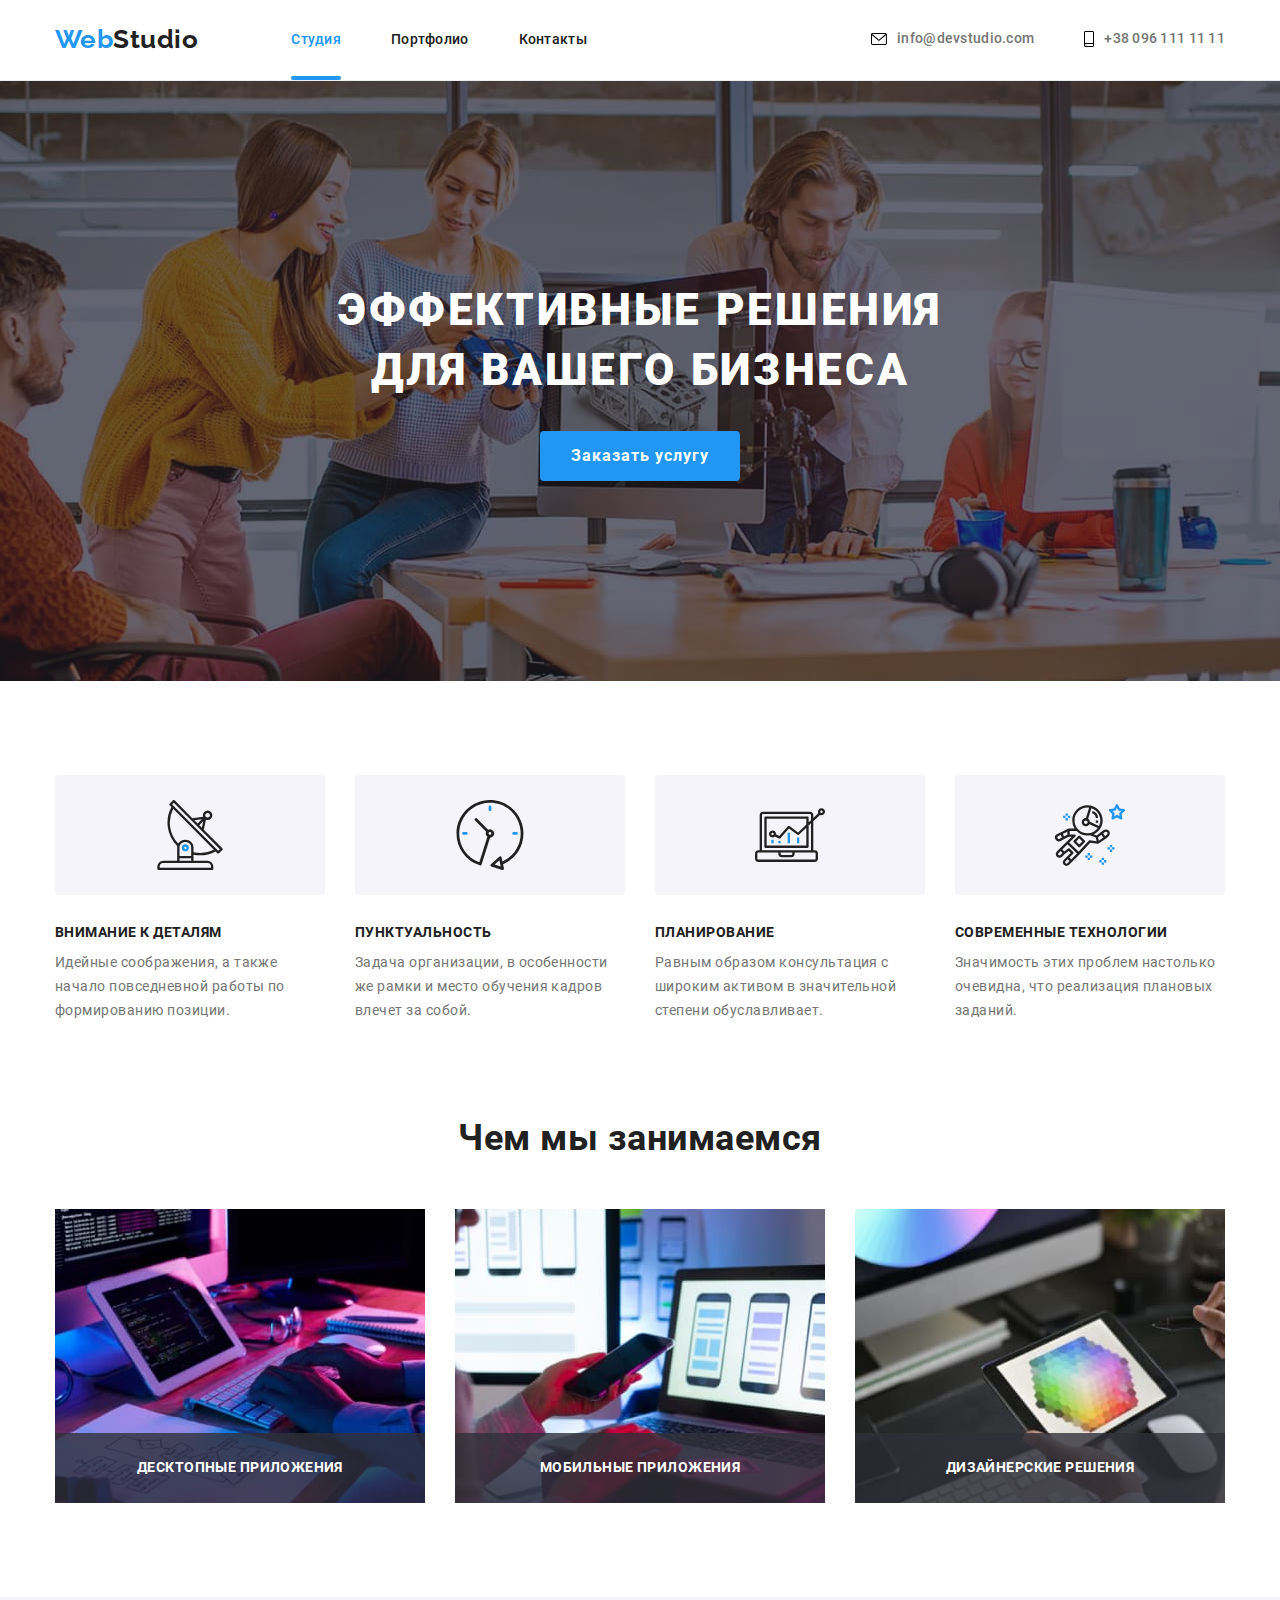
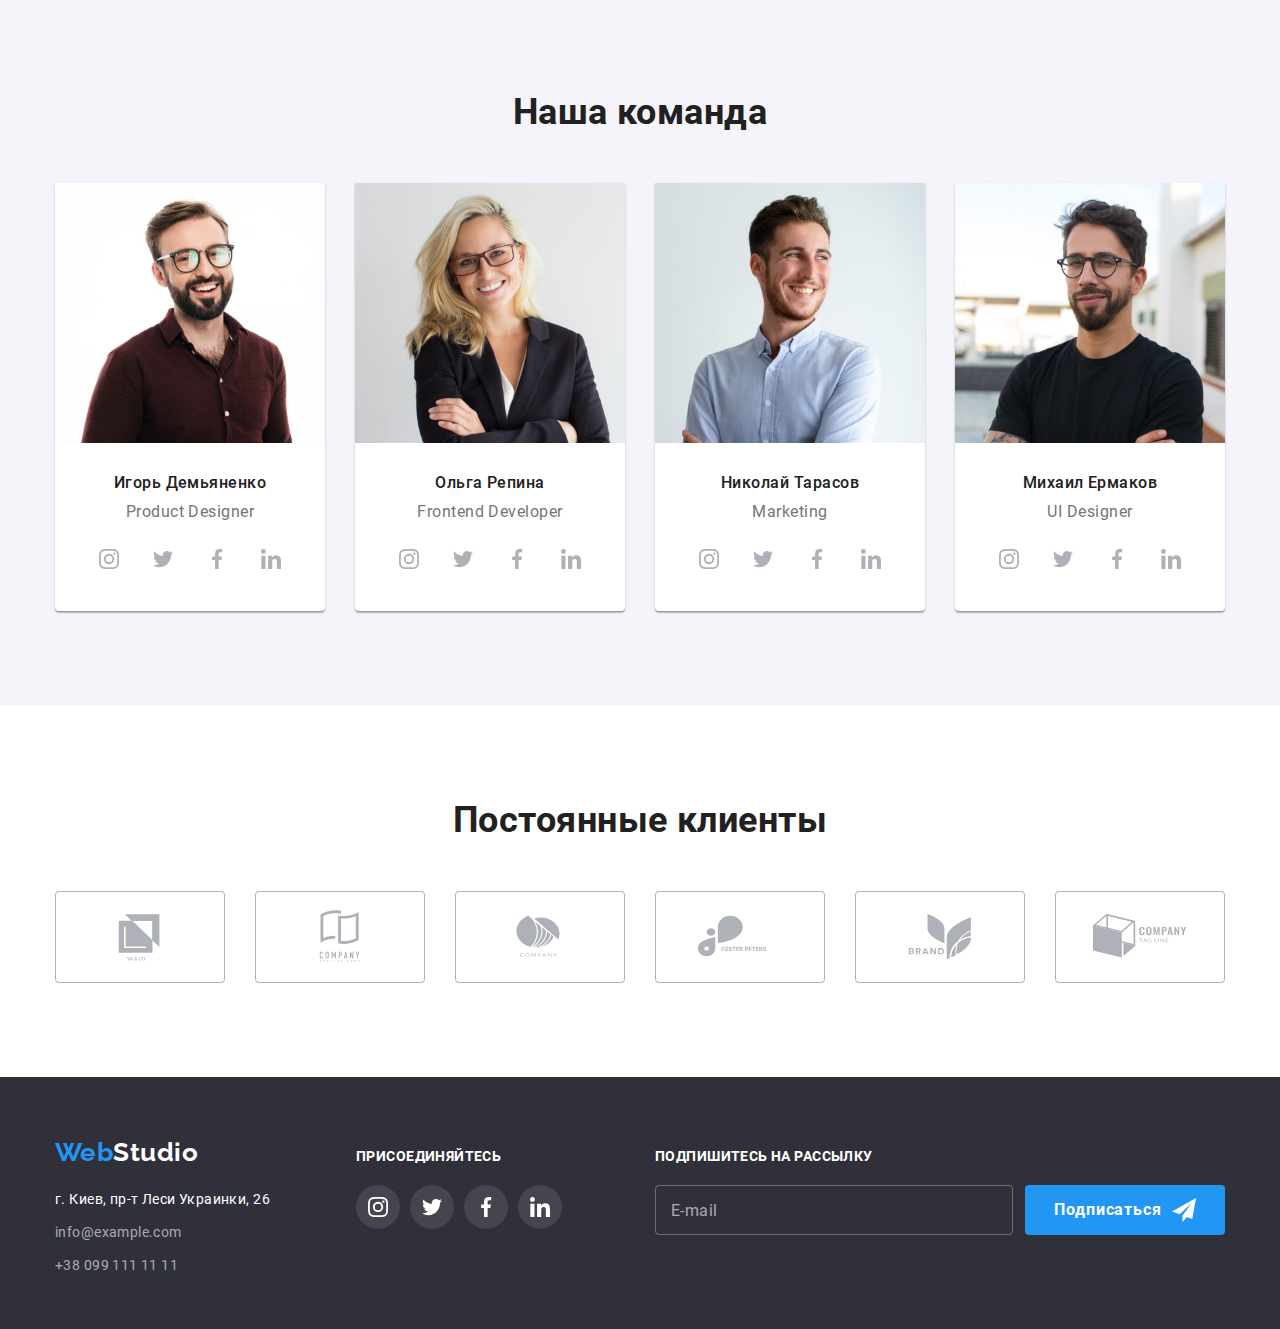
<file: index.html>
<!DOCTYPE html>
<html lang="ru">
<head>
    <meta charset="UTF-8">
    <meta http-equiv="X-UA-Compatible" content="IE=edge">
    <meta name="viewport" content="width=device-width, initial-scale=1.0">
    <title>Web studio</title>
    <link rel="stylesheet" href="./css/main.min.css">
</head>
<body class="body">

<!--Header-->
    <header class="page-header">
        <div class="container">
            <nav class="nav main-nav">
                <a href="./index.html" class="logo header-logo">Web<span class="logo-span_dark">Studio</span></a>
                    
                <ul class="list nav site-nav">
                    <li class="item site-nav__item"><a href="./index.html" class="link site-nav__link active">Студия</a></li>
                    <li class="item site-nav__item"><a href="./portfolio.html" class="link site-nav__link">Портфолио</a></li>
                    <li class="item site-nav__item"><a href="./" class="link site-nav__link">Контакты</a></li>
                </ul>
            </nav>
                    
            <ul class="list nav contacts-nav">
                <li class="item contacts-nav__item">
                    <a href="mailto:info@devstudio.com" class="link contacts-nav__link">
                        <svg class="icon-envelope contacts-nav__icon" width="16px" height="12px">
                            <use href="./images/icons.svg#icon-envelope"></use>
                        </svg>
                        info@devstudio.com</a>
                </li>
                <li class="item contacts-nav__item">
                    <a href="tel:+380961111111" class="link contacts-nav__link">
                        <svg class="icon-smartphone contacts-nav__icon" width="10px" height="16px">
                            <use href="./images/icons.svg#icon-smartphone"></use>
                        </svg>
                        +38 096 111 11 11</a>
                </li>
            </ul>
        </div>
    </header>

 <!--Main-->
    <main>

    <!--Hero-->
        <section class="hero">
            <div class="container">
                <div class="hero-banner">
                    <h1 class="hero-banner__title">Эффективные решения <br /> для вашего бизнеса</h1>
                    <button type="button" class="button modal-button" data-modal-open>Заказать услугу</button>
                </div>
            </div>
        </section>

    <!--Advantages-->
        <section class="section">
            <div class="container advantages">
                <h2 class="main-title visually-hidden">Наши особенности</h2>
                <ul class="list advantages__list">

                    <li class="item advantages__item">
                    <div class="box advantages__box">
                        <svg class="icon" width="70" height="70">
                        <use href="./images/icons.svg#icon-antenna"></use>
                        </svg>
                    </div>
                    <h3 class="title advantages__title">Внимание к деталям</h3>
                    <p class="text advantages__text">
                    Идейные соображения, а также начало повседневной работы по формированию позиции.
                    </p>
                    </li>

                    <li class="item advantages__item">
                    <div class="box advantages__box">
                        <svg class="icon"  width="70" height="70">
                        <use href="./images/icons.svg#icon-clock"></use>
                        </svg>
                    </div>
                    <h3 class="title advantages__title">Пунктуальность</h3>
                    <p class="text advantages__text">
                    Задача организации, в особенности же рамки и место обучения кадров влечет за собой.
                    </p>
                    </li>

                    <li class="item advantages__item">
                    <div class="box advantages__box">
                        <svg class="icon"  width="70" height="70">
                        <use href="./images/icons.svg#icon-diagram"></use>
                        </svg>
                    </div>
                    <h3 class="title advantages__title">Планирование</h3>
                    <p class="text advantages__text">
                    Равным образом консультация с широким активом в значительной степени обуславливает.
                    </p>
                    </li>

                    <li class="item advantages__item">
                    <div class="box advantages__box">
                        <svg class="icon"  width="70" height="70">
                        <use href="./images/icons.svg#icon-astronaut"></use>
                        </svg>
                    </div>
                    <h3 class="title advantages__title">Современные технологии</h3>
                    <p class="text advantages__text">
                    Значимость этих проблем настолько очевидна, что реализация плановых заданий.
                    </p>
                    </li>
                </ul>
            </div>
        </section>

    <!--Our-work-->
        <section class="section our-work">
            <div class="container">
            <h2 class="main-title">Чем мы занимаемся</h2>
            <ul class="list our-work__list">
                <li class="item our-work__item">
                    <div  class="wrapper our-work__wrapper">
                        <img src="./images/img1.jpg" alt="Пишем код любой сложности" width="370" height="294">
                        <p class="text our-work__text">Десктопные приложения</p>
                    </div>
                </li>
                <li class="item our-work__item">
                    <div  class="wrapper our-work__wrapper">
                        <img src="./images/img2.jpg" alt="Создаём мобильные предложения" width="370" height="294">    
                        <p class="text our-work__text">Мобильные приложения</p>
                    </div>
                </li>
                <li class="item our-work__item">
                    <div  class="wrapper our-work__wrapper">
                        <img src="./images/img3.jpg" alt="Выполняем дизанейрские работы" width="370" height="294">
                        <p class="text our-work__text">Дизайнерские решения</p>
                    </div>
                </li>
            </ul>
            </div>
        </section>
 
    <!--Our-team-->
        <section class="section our-team">
            <div class="container team">
                <h2 class="main-title team__main-title">Наша команда</h2>
                <ul class="list team__list">

                    <li class="item team__item">
                        <img src="./images/img.jpg" alt="Игорь Демьяненко" width="270" height="260">
                        <div class="wrapper team__name-wrapper">
                            <h3 class="title team__title">Игорь Демьяненко</h3>
                            <p class="text team__text" lang="en">Product Designer</p>
                            <ul class="list social-links team__social-links">
                                <li class="item social-links__item">
                                    <a href="" class="link social-links__link social-links__link--theme-light"> 
                                        <svg class="icon social-links__icon" width="20px" height="20px">
                                        <use href="./images/icons.svg#icon-instagram"></use>
                                        </svg>
                                    </a>
                                </li>
                                <li class="item social-links__item">
                                    <a href="" class="link social-links__link social-links__link--theme-light">
                                        <svg class="icon social-links__icon" width="20px" height="20px">
                                        <use href="./images/icons.svg#icon-twitter"></use>
                                        </svg>
                                    </a>
                                </li>
                                <li class="item social-links__item">
                                    <a href="" class="link social-links__link social-links__link--theme-light">
                                        <svg class="icon social-links__icon" width="20px" height="20px">
                                        <use href="./images/icons.svg#icon-facebook"></use>
                                        </svg>
                                    </a>
                                </li>
                                <li class="item social-links__item">
                                    <a href="" class="link social-links__link social-links__link--theme-light">
                                        <svg class="icon social-links__icon" width="20px" height="20px">
                                        <use href="./images/icons.svg#icon-linkedin"></use>
                                        </svg>
                                    </a>
                                </li>
                            </ul>
                        </div>
                    </li>

                    <li class="item team__item">
                        <img src="./images/img(1).jpg" alt="Ольга Репина" width="270" height="260">
                        <div class="wrapper team__name-wrapper">
                            <h3 class="team team__title">Ольга Репина</h3>
                            <p class="text team__text" lang="en">Frontend Developer</p>
                            <ul class="list social-links team__social-links">
                                <li class="item social-links__item">
                                    <a href="" class="link social-links__link social-links__link--theme-light">
                                        <svg class="icon social-links__icon" width="20px" height="20px">
                                            <use href="./images/icons.svg#icon-instagram"></use>
                                        </svg>
                                    </a>
                                </li>
                                <li class="item social-links__item">
                                    <a href="" class="link social-links__link social-links__link--theme-light">
                                        <svg class="icon social-links__icon" width="20px" height="20px">
                                            <use href="./images/icons.svg#icon-twitter"></use>
                                        </svg>
                                    </a>
                                </li>
                                <li class="item social-links__item">
                                    <a href="" class="link social-links__link social-links__link--theme-light">
                                        <svg class="icon social-links__icon" width="20px" height="20px">
                                            <use href="./images/icons.svg#icon-facebook"></use>
                                        </svg>
                                    </a>
                                </li>
                                <li class="item social-links__item">
                                    <a href="" class="link social-links__link social-links__link--theme-light">

                                        <svg class="icon social-links__icon" width="20px" height="20px">
                                            <use href="./images/icons.svg#icon-linkedin"></use>
                                        </svg>
                                    </a>
                                </li>
                            </ul>
                        </div>
                    </li>

                    <li class="item team__item">
                        <img src="./images/img(2).jpg" alt="Николай Тарасов" width="270" height="260">
                        <div class="wrapper team__name-wrapper">
                            <h3 class="team team__title">Николай Тарасов</h3>
                            <p class="text team__text" lang="en">Marketing</p>
                            <ul class="list social-links team__social-links">
                                <li class="item social-links__item">
                                    <a href="" class="link social-links__link social-links__link--theme-light">
                                        <svg class="icon social-links__icon" width="20px" height="20px">
                                            <use href="./images/icons.svg#icon-instagram"></use>
                                        </svg>
                                    </a>
                                </li>
                                <li class="item social-links__item">
                                    <a href="" class="link social-links__link social-links__link--theme-light">
                                        <svg class="icon social-links__icon" width="20px" height="20px">
                                            <use href="./images/icons.svg#icon-twitter"></use>
                                        </svg>
                                    </a>
                                </li>
                                <li class="item social-links__item">
                                    <a href="" class="link social-links__link social-links__link--theme-light">
                                        <svg class="icon social-links__icon" width="20px" height="20px">
                                            <use href="./images/icons.svg#icon-facebook"></use>
                                        </svg>
                                    </a>
                                </li>
                                <li class="item social-links__item">
                                    <a href="" class="link social-links__link social-links__link--theme-light">
                            
                                        <svg class="icon social-links__icon" width="20px" height="20px">
                                            <use href="./images/icons.svg#icon-linkedin"></use>
                                        </svg>
                                    </a>
                                </li>
                            </ul>
                        </div>
                    </li>

                    <li class="item team__item">
                        <img src="./images/img(3).jpg" alt="Михаил Ермаков" width="270" height="260">
                        <div class="wrapper team__name-wrapper">
                            <h3 class="title team__title">Михаил Ермаков</h3>
                            <p class="text team__text" lang="en">UI Designer</p>
                            <ul class="list social-links team__social-links">
                                <li class="item social-links__item">
                                    <a href="" class="link social-links__link social-links__link--theme-light">
                                        <svg class="icon social-links__icon" width="20px" height="20px">
                                            <use href="./images/icons.svg#icon-instagram"></use>
                                        </svg>
                                    </a>
                                </li>
                                <li class="item social-links__item">
                                    <a href="" class="link social-links__link social-links__link--theme-light">
                                        <svg class="icon social-links__icon" width="20px" height="20px">
                                            <use href="./images/icons.svg#icon-twitter"></use>
                                        </svg>
                                    </a>
                                </li>
                                <li class="item social-links__item">
                                    <a href="" class="link social-links__link social-links__link--theme-light">
                                        <svg class="icon social-links__icon" width="20px" height="20px">
                                            <use href="./images/icons.svg#icon-facebook"></use>
                                        </svg>
                                    </a>
                                </li>
                                <li class="item social-links__item">
                                    <a href="" class="link social-links__link social-links__link--theme-light">
                            
                                        <svg class="icon social-links__icon" width="20px" height="20px">
                                            <use href="./images/icons.svg#icon-linkedin"></use>
                                        </svg>
                                    </a>
                                </li>
                            </ul>
                        </div>
                    </li>
                </ul>
            </div>
        </section>


    <!--Постоянные клиенты-->
        <section class="section clients">
            <div class="container">
                <h2 class="main-title">Постоянные клиенты</h2>
                <ul class="list clients__list">
                    <li class="item clients__item">
                        <a href="" class="link clients__link">
                        <svg class="icon clients__icon" width="106" height="60">
                        <use href="./images/icons.svg#icon-client1"></use>
                        </svg>
                        </a>
                    </li>
                    <li class="item clients__item">
                        <a href="" class="link clients__link">
                        <svg class="icon clients__icon" width="106" height="60">
                        <use href="./images/icons.svg#icon-client2"></use>
                        </svg>
                        </a>
                    </li>
                    <li class="item clients__item">
                        <a href="" class="link clients__link">
                            <svg class="icon clients__icon" width="106" height="60">
                                <use href="./images/icons.svg#icon-client3"></use>
                            </svg>
                        </a>
                    </li>
                    <li class="item clients__item">
                        <a href="" class="link clients__link">
                            <svg class="icon clients__icon" width="106" height="60">
                                <use href="./images/icons.svg#icon-client4"></use>
                            </svg>
                        </a>
                    </li>
                    <li class="item clients__item">
                        <a href="" class="link clients__link">
                            <svg class="icon clients__icon" width="106" height="60">
                                <use href="./images/icons.svg#icon-client5"></use>
                            </svg>
                        </a>
                    </li>
                    <li class="item clients__item">
                        <a href="" class="link clients__link">
                            <svg class="icon clients__icon" width="106" height="60">
                            <use href="./images/icons.svg#icon-client6"></use>
                            </svg>
                        </a>    
                    </li>                
                </ul>
            </div>
        </section>
    </main>

<!--Подвал-->
    <footer class="footer">
        <div class="container footer__container">
            <div class="contacts">
                <a class="logo footer-logo" href="./index.html">Web<span class="logo-span_light">Studio</span></a>
                <address class="address">
                    <ul class="list address__list">
                        <li class="item address__item">
                            <a href="https://goo.gl/maps/AirsbdC57sYQPZAz8" target="_blank" rel="noopener noreferrer"
                                class="link address__link address__link_white">г. Киев, пр-т Леси Украинки, 26
                            </a>
                        </li>
                        <li class="item address__item"><a href="mailto:info@dexample.com" class="link address__link">info@example.com</a></li>
                        <li class="item address__item"><a href="tel:+380991111111" class="link address__link">+38 099 111 11 11</a></li>
                    </ul>
                </address>               
            </div>

            <div class="connect">
                <p class="title connect__title">присоединяйтесь</p>
                <ul class="list social-links connect__social-links">
                    <li class="item social-links__item">
                        <a href="" class="link social-links__link social-links__link--theme-dark ">
                            <svg class="icon social-links__icon" width="20px" height="20px">
                                <use href="./images/icons.svg#icon-instagram"></use>
                            </svg>
                        </a>
                    </li>
                    <li class="item social-links__item">
                        <a href="" class="link social-links__link social-links__link--theme-dark">
                            <svg class="icon social-links__icon" width="20px" height="20px">
                                <use href="./images/icons.svg#icon-twitter"></use>
                            </svg>
                        </a>
                    </li>
                    <li class="item social-links__item">
                        <a href="" class="link social-links__link social-links__link--theme-dark">
                            <svg class="icon social-links__icon" width="20px" height="20px">
                                <use href="./images/icons.svg#icon-facebook"></use>
                            </svg>
                        </a>
                    </li>
                    <li class="item social-links__item">
                        <a href="" class="link social-links__link social-links__link--theme-dark">
                            <svg class="icon social-links_icon" width="20px" height="20px">
                                <use href="./images/icons.svg#icon-linkedin"></use>
                            </svg>
                        </a>
                    </li>
                </ul>
            </div>

            <div class="subscribe__container">
                <p class="title subscribe__title">Подпишитесь на рассылку</p>
                <form class="form subscribe__form">
                    <label for="subscribe" class="field"></label>
                    <input type="email" class="input subscribe__input" name="e-mail" id="subscribe" placeholder="E-mail" pattern="[a-z0-9._%+-]+@[a-z0-9.-]+\.[a-z]{2,}$">
                    <button type="submit" class="button subscribe__button">Подписаться
                        <svg class="icon icon-send" width="24px" height="24px">
                            <use href="./images/icons.svg#icon-send"></use>
                        </svg>
                    </button>
                </form>
            </div>
        </div>
    </footer>


    <!-- Modal -->
    <div class="backdrop is-hidden" data-modal>
        <div class="modal">
            <button class="modal__close-button" type="button" data-modal-close>
            <svg class="modal__close-icon" width="18px" height="18px">
                <use href="./images/icons.svg#icon-close"></use>
            </svg>
            </button>
            
            <form class="form modal-contact__form">
                <b class="title modal-contact__title">Оставьте свои данные, мы вам перезвоним</b>
                
                <ul class="list modal-contact__list">

                    <li class="item modal-contact__item">
                        <label class="field">
                            <span class="field__type">Имя</span>
                            <span class="field__wrapper">
                                <input type="text" name="user_name" class="input field__input" required autofocus>
                                <svg class="icon input__icon person" width="18px" height="18px">
                                    <use href="./images/icons.svg#icon-person"></use>
                                </svg>
                            </span>
                        </label>
                    </li>
             
                    <li class="item modal-contact__item">
                        <label class="field">
                            <span class="field__type">Телефон</span>
                            <span class="field__wrapper">
                                <input type="tel" name="user_tel_number" class="input field__input" pattern="[0-9]*" required>
                                <svg class="icon input__icon tel" width="18px" height="18px">
                                    <use href="./images/icons.svg#icon-phone"></use>
                                </svg>
                            </span>
                        </label>
                    </li>

                    <li class="item modal-contact__item">
                        <label class="field">
                            <span class="field__type">Почта</span>
                            <span class="field__wrapper">
                                <input type="email" name="user_email" class="input field__input"
                                    pattern="[a-z0-9._%+-]+@[a-z0-9.-]+\.[a-z]{2,}$" required>
                                <svg class="icon input__icon mail" width="18px" height="18px">
                                    <use href="./images/icons.svg#icon-email"></use>
                                </svg>
                            </span>
                        </label>
                    </li>

                    <li class="item modal-contact__item">
                        <label class="field">
                            <span class="field__type">Комментарий</span>
                            <textarea class="field_message" name="user_message" placeholder="Введите текст"></textarea>
                        </label>
                    </li>
                </ul>


                <input type="checkbox" class="checkbox policy__checkbox visually-hidden" name="user_policy_agreement" id="user_policy" required>
                <label for="user_policy" class="field policy__field">Соглашаюсь с рассылкой и принимаю &nbsp;<a class="terms-of-an-agreement" href="">Условия договора</a></label>

                <button type="submit" class="button modal-contact__button">Отправить</button>  
        </form>
        </div>
    </div>


    <script src="./js/modal.js"></script>
</body>
</html>
</file>
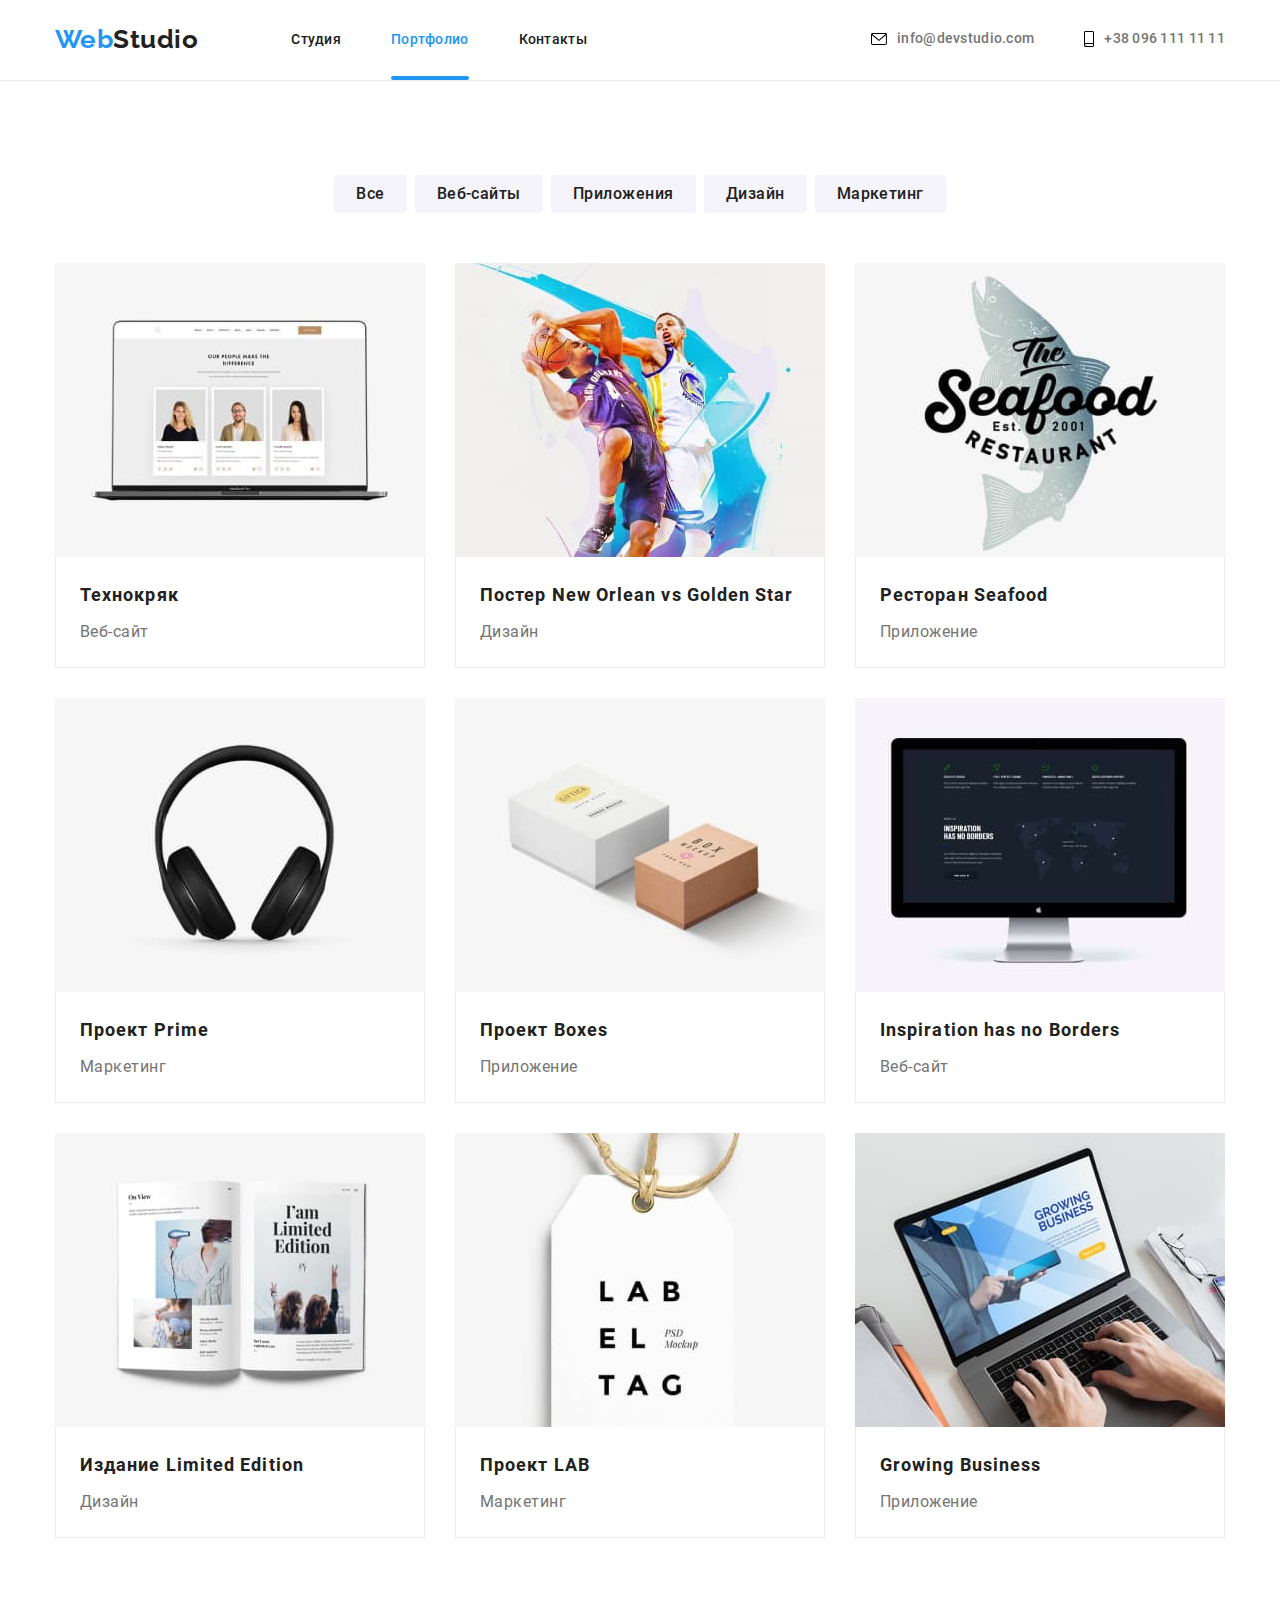
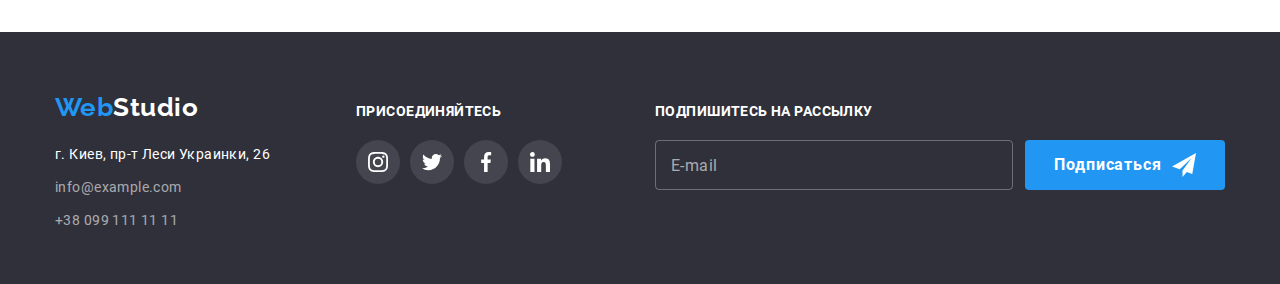
<file: portfolio.html>
<!DOCTYPE html>
<html lang="ru">

<head>
    <meta charset="UTF-8">
    <meta http-equiv="X-UA-Compatible" content="IE=edge">
    <meta name="viewport" content="width=device-width, initial-scale=1.0">
    <title>Web studio</title>
    <link rel="stylesheet" href="./css/main.min.css">
</head>

<body class="body">

    <!--Header-->
    <header class="page-header">
        <div class="container">
            <nav class="nav main-nav">
                <a href="./index.html" class="logo header-logo">Web<span class="logo-span_dark">Studio</span></a>
    
                <ul class="list nav site-nav">
                    <li class="item site-nav__item"><a href="./index.html" class="link site-nav__link">Студия</a>
                    </li>
                    <li class="item site-nav__item"><a href="./portfolio.html" class="link site-nav__link active">Портфолио</a>
                    </li>
                    <li class="item site-nav__item"><a href="./" class="link site-nav__link">Контакты</a></li>
                </ul>
            </nav>
    
            <ul class="list nav contacts-nav">
                <li class="item contacts-nav__item">
                    <a href="mailto:info@devstudio.com" class="link contacts-nav__link">
                        <svg class="icon-envelope contacts-nav__icon" width="16px" height="12px">
                            <use href="./images/icons.svg#icon-envelope"></use>
                        </svg>
                        info@devstudio.com</a>
                </li>
                <li class="item contacts-nav__item">
                    <a href="tel:+380961111111" class="link contacts-nav__link">
                        <svg class="icon-smartphone contacts-nav__icon" width="10px" height="16px">
                            <use href="./images/icons.svg#icon-smartphone"></use>
                        </svg>
                        +38 096 111 11 11</a>
                </li>
            </ul>
        </div>
    </header>

    <!--Main-->
    <main>

        <!-- Projects -->
        <section class="section projects">
            <h1 class="main-title portfolio__title visually-hidden">Портфолио проектов</h1>
            <div class="container filter">
                <ul class="list filter__list">
                    <li class="item filter__item">
                        <button type="button" class="filter-button">Все</button>
                    </li>
                    <li class="item filter__item">
                        <button type="button" class="filter-button">Веб-сайты</button>
                    </li>
                    <li class="item filter__item">
                        <button type="button" class="filter-button">Приложения</button>
                    </li>
                    <li class="item filter__item">
                        <button type="button" class="filter-button">Дизайн</button>
                    </li>
                    <li class="item filter__item">
                        <button type="button" class="filter-button">Маркетинг</button>
                    </li>
                </ul>

                <ul class="list projects__list">
                    <li class="item projects__item">
                        <a href="" class="link projects__link">
                            <div class="projects__img-wrapper">
                                <img src="./images/portfolio/technocrack.jpg" alt="Лаптоп с картинками людей" width="370" height="294">
                                <p class="projects__img-text">Ресурс предлагает комплексные предложения с разным уровнем функционала и сервисов. Все это позволит посетителю получить
                                исчерпывающие сведения о компании или частном лице.</p>
                            </div>
                        <div class="projects__card-wrapper">
                            <h2 class="title projects__title">Технокряк</h2>
                            <p class="text projects__text">Веб-сайт</p>
                        </div>
                        </a>
                    </li>
                    <li class="item projects__item">
                        <a href="" class="link projects__link">
                            <div class="projects__img-wrapper">
                                <img src="./images/portfolio/neworleanvsgoldenstar.jpg" alt="Баскетболисты боряться за мячь" width="370"
                                    height="294">
                                <p class="projects__img-text">Ресурс предлагает комплексные предложения с разным уровнем функционала и сервисов. Все
                                    это позволит посетителю получить
                                    исчерпывающие сведения о компании или частном лице.</p>
                            </div>
                        <div class="projects__card-wrapper">
                            <h2 class="title projects__title">Постер <span lang="en">New Orlean vs Golden Star</span></h2>
                            <p class="text projects__text">Дизайн</p>
                        </div>
                        </a>
                    </li>
                    <li class="item projects__item">
                        <a href="" class="link projects__link">
                            <div class="projects__img-wrapper">
                                <img src="./images/portfolio/seafood.jpg" alt="Название ресторана с рыбой на фоне" width="370" height="294">
                                <p class="projects__img-text">Ресурс предлагает комплексные предложения с разным уровнем функционала и сервисов. Все
                                    это позволит посетителю получить
                                    исчерпывающие сведения о компании или частном лице.</p>
                            </div>
                        <div class="projects__card-wrapper">
                            <h2 class="title projects__title">Ресторан <span lang="en">Seafood</span></h2>
                            <p class="text projects__text">Приложение</p>
                        </div>
                        </a>
                    </li>
                    <li class="item projects__item">
                        <a href="" class="link projects__link">
                            <div class="projects__img-wrapper">
                                <img src="./images/portfolio/prime.jpg" alt="Наушники" width="370" height="294">
                                <p class="projects__img-text">Ресурс предлагает комплексные предложения с разным уровнем функционала и сервисов. Все
                                    это позволит посетителю получить
                                    исчерпывающие сведения о компании или частном лице.</p>
                            </div>
                        <div class="projects__card-wrapper">
                            <h2 class="title projects__title">Проект <span lang="en">Prime</span></h2>
                            <p class="text projects__text">Маркетинг</p>
                        </div>
                        </a>
                    </li>
                    <li class="item projects__item">
                        <a href="" class="link projects__link">
                            <div class="projects__img-wrapper">
                                <img src="./images/portfolio/boxes.jpg" alt="Две небольшие коробки" width="370" height="294">
                                <p class="projects__img-text">Ресурс предлагает комплексные предложения с разным уровнем функционала и сервисов. Все
                                    это позволит посетителю получить
                                    исчерпывающие сведения о компании или частном лице.</p>
                            </div>
                        <div class="projects__card-wrapper">
                            <h2 class="title projects__title">Проект <span lang="en">Boxes</span></h2>
                            <p class="text projects__text">Приложение</p>
                        </div>
                        </a>
                    </li>
                    <li class="item projects__item">
                        <a href="" class="link projects__link">
                            <div class="projects__img-wrapper">
                                <img src="./images/portfolio/hasnoborders.jpg" alt="Компьютер с картой мира" width="370" height="294">
                                <p class="projects__img-text">Ресурс предлагает комплексные предложения с разным уровнем функционала и сервисов. Все
                                    это позволит посетителю получить
                                    исчерпывающие сведения о компании или частном лице.</p>
                            </div>
                        <div class="projects__card-wrapper">
                            <h2 class="title projects__title"><span lang="en">Inspiration has no Borders</span></h2>
                            <p class="text projects__text">Веб-сайт</p>
                        </div>
                        </a>
                    </li>
                    <li class="item projects__item">
                        <a href="" class="link projects__link">
                            <div class="projects__img-wrapper">
                                <img src="./images/portfolio/limitededition.jpg" alt="Книга с картинками" width="370" height="294">
                                <p class="projects__img-text">Ресурс предлагает комплексные предложения с разным уровнем функционала и сервисов. Все
                                    это позволит посетителю получить
                                    исчерпывающие сведения о компании или частном лице.</p>
                            </div>
                        <div class="projects__card-wrapper">
                            <h2 class="title projects__title">Издание <span lang="en">Limited Edition</span></h2>
                            <p class="text projects__text">Дизайн</p>
                        </div>
                        </a>
                    </li>
                    <li class="item projects__item">
                        <a href="" class="link projects__link">
                            <div class="projects__img-wrapper">
                                <img src="./images/portfolio/lab.jpg" alt="бирка с надписью" width="370" height="294">
                                <p class="projects__img-text">Ресурс предлагает комплексные предложения с разным уровнем функционала и сервисов. Все
                                    это позволит посетителю получить
                                    исчерпывающие сведения о компании или частном лице.</p>
                            </div>
                        <div class="projects__card-wrapper">
                            <h2 class="title projects__title">Проект <span lang="en">LAB</span></h2>
                            <p class="text projects__text">Маркетинг</p>
                        </div>
                        </a>
                    </li>
                    <li class="item projects__item">
                        <a href="" class="link projects__link">
                            <div class="projects__img-wrapper">
                                <img src="./images/portfolio/growingbusiness.jpg" alt="Лаптоп на экране человек с телефоном и надпись Growing business" width="370" height="294">
                                <p class="projects__img-text">Ресурс предлагает комплексные предложения с разным уровнем функционала и сервисов. Все
                                    это позволит посетителю получить
                                    исчерпывающие сведения о компании или частном лице.</p>
                                </div>
                        <div class="projects__card-wrapper">
                            <h2 class="title projects__title"><span lang="en">Growing Business</span></h2>
                            <p class="text projects__text">Приложение</p></div>
                        </a>
                    </li>
                </ul>
            </div>
        </section>

    </main>

    <!--Подвал-->
    <footer class="footer">
        <div class="container footer__container">
            <div class="contacts">
                <a class="logo footer-logo" href="./index.html">Web<span class="logo-span_light">Studio</span></a>
                <address class="address">
                    <ul class="list address__list">
                        <li class="item address__item">
                            <a href="https://goo.gl/maps/AirsbdC57sYQPZAz8" target="_blank" rel="noopener noreferrer"
                                class="link address__link address__link_white">г. Киев, пр-т Леси Украинки, 26
                            </a>
                        </li>
                        <li class="item address__item"><a href="mailto:info@dexample.com"
                                class="link address__link">info@example.com</a></li>
                        <li class="item address__item"><a href="tel:+380991111111" class="link address__link">+38 099 111 11
                                11</a></li>
                    </ul>
                </address>
            </div>
    
            <div class="connect">
                <p class="title connect__title">присоединяйтесь</p>
                <ul class="list social-links connect__social-links">
                    <li class="item social-links__item">
                        <a href="" class="link social-links__link social-links__link--theme-dark ">
                            <svg class="icon social-links__icon" width="20px" height="20px">
                                <use href="./images/icons.svg#icon-instagram"></use>
                            </svg>
                        </a>
                    </li>
                    <li class="item social-links__item">
                        <a href="" class="link social-links__link social-links__link--theme-dark">
                            <svg class="icon social-links__icon" width="20px" height="20px">
                                <use href="./images/icons.svg#icon-twitter"></use>
                            </svg>
                        </a>
                    </li>
                    <li class="item social-links__item">
                        <a href="" class="link social-links__link social-links__link--theme-dark">
                            <svg class="icon social-links__icon" width="20px" height="20px">
                                <use href="./images/icons.svg#icon-facebook"></use>
                            </svg>
                        </a>
                    </li>
                    <li class="item social-links__item">
                        <a href="" class="link social-links__link social-links__link--theme-dark">
                            <svg class="icon social-links_icon" width="20px" height="20px">
                                <use href="./images/icons.svg#icon-linkedin"></use>
                            </svg>
                        </a>
                    </li>
                </ul>
            </div>
    
            <div class="subscribe__container">
                <p class="title subscribe__title">Подпишитесь на рассылку</p>
                <form class="form subscribe__form">
                    <label for="subscribe" class="field"></label>
                    <input type="email" class="input subscribe__input" name="e-mail" id="subscribe" placeholder="E-mail"
                        pattern="[a-z0-9._%+-]+@[a-z0-9.-]+\.[a-z]{2,}$">
                    <button type="submit" class="button subscribe__button">Подписаться
                        <svg class="icon icon-send" width="24px" height="24px">
                            <use href="./images/icons.svg#icon-send"></use>
                        </svg>
                    </button>
                </form>
            </div>
        </div>
    </footer>
</body>



</html>
</file>
<file: css/main.min.css>
/*! modern-normalize v1.1.0 | MIT License | https://github.com/sindresorhus/modern-normalize */*,::after,::before{box-sizing:border-box}html{-moz-tab-size:4;tab-size:4}html{line-height:1.15;-webkit-text-size-adjust:100%}body{margin:0}body{font-family:system-ui,-apple-system,"Segoe UI",Roboto,Helvetica,Arial,sans-serif,"Apple Color Emoji","Segoe UI Emoji"}hr{height:0;color:inherit}abbr[title]{text-decoration:underline dotted}b,strong{font-weight:bolder}code,kbd,pre,samp{font-family:ui-monospace,SFMono-Regular,Consolas,"Liberation Mono",Menlo,monospace;font-size:1em}small{font-size:80%}sub,sup{font-size:75%;line-height:0;position:relative;vertical-align:baseline}sub{bottom:-0.25em}sup{top:-0.5em}table{text-indent:0;border-color:inherit}button,input,optgroup,select,textarea{font-family:inherit;font-size:100%;line-height:1.15;margin:0}button,select{text-transform:none}[type=button],[type=reset],[type=submit],button{-webkit-appearance:button}::-moz-focus-inner{border-style:none;padding:0}:-moz-focusring{outline:1px dotted ButtonText}:-moz-ui-invalid{box-shadow:none}legend{padding:0}progress{vertical-align:baseline}::-webkit-inner-spin-button,::-webkit-outer-spin-button{height:auto}[type=search]{-webkit-appearance:textfield;outline-offset:-2px}::-webkit-search-decoration{-webkit-appearance:none}::-webkit-file-upload-button{-webkit-appearance:button;font:inherit}summary{display:list-item}:root{--main-color: #757575;--secondary-color: #212121;--extra-color: #f5f4fa;--accent-color: #2196f3;--white-color: #ffffff;--grey-color: #2f303a;--icons-color: #afb1b8;--transition-cubic: 250ms cubic-bezier(0.4, 0, 0.2, 1)}@font-face{font-family:"Raleway";font-style:normal;font-weight:400;src:url("../fonts/raleway-v27-latin-regular.eot");src:local(""),url("../fonts/raleway-v27-latin-regular.eot?#iefix") format("embedded-opentype"),url("../fonts/raleway-v27-latin-regular.woff2") format("woff2"),url("../fonts/raleway-v27-latin-regular.woff") format("woff"),url("../fonts/raleway-v27-latin-regular.ttf") format("truetype"),url("../fonts/raleway-v27-latin-regular.svg#Raleway") format("svg")}@font-face{font-family:"Raleway";font-style:normal;font-weight:700;src:url("../fonts/raleway-v27-latin-700.eot");src:local(""),url("../fonts/raleway-v27-latin-700.eot?#iefix") format("embedded-opentype"),url("../fonts/raleway-v27-latin-700.woff2") format("woff2"),url("../fonts/raleway-v27-latin-700.woff") format("woff"),url("../fonts/raleway-v27-latin-700.ttf") format("truetype"),url("../fonts/raleway-v27-latin-700.svg#Raleway") format("svg")}@font-face{font-family:"Roboto";font-style:normal;font-weight:400;src:url("../fonts/roboto-v30-latin_cyrillic-regular.eot");src:local(""),url("../fonts/roboto-v30-latin_cyrillic-regular.eot?#iefix") format("embedded-opentype"),url("../fonts/roboto-v30-latin_cyrillic-regular.woff2") format("woff2"),url("../fonts/roboto-v30-latin_cyrillic-regular.woff") format("woff"),url("../fonts/roboto-v30-latin_cyrillic-regular.ttf") format("truetype"),url("../fonts/roboto-v30-latin_cyrillic-regular.svg#Roboto") format("svg")}@font-face{font-family:"Roboto";font-style:normal;font-weight:700;src:url("../fonts/roboto-v30-latin_cyrillic-700.eot");src:local(""),url("../fonts/roboto-v30-latin_cyrillic-700.eot?#iefix") format("embedded-opentype"),url("../fonts/roboto-v30-latin_cyrillic-700.woff2") format("woff2"),url("../fonts/roboto-v30-latin_cyrillic-700.woff") format("woff"),url("../fonts/roboto-v30-latin_cyrillic-700.ttf") format("truetype"),url("../fonts/roboto-v30-latin_cyrillic-700.svg#Roboto") format("svg")}@font-face{font-family:"Roboto";font-style:normal;font-weight:500;src:url("../fonts/roboto-v30-latin_cyrillic-500.eot");src:local(""),url("../fonts/roboto-v30-latin_cyrillic-500.eot?#iefix") format("embedded-opentype"),url("../fonts/roboto-v30-latin_cyrillic-500.woff2") format("woff2"),url("../fonts/roboto-v30-latin_cyrillic-500.woff") format("woff"),url("../fonts/roboto-v30-latin_cyrillic-500.ttf") format("truetype"),url("../fonts/roboto-v30-latin_cyrillic-500.svg#Roboto") format("svg")}@font-face{font-family:"Roboto";font-style:normal;font-weight:900;src:url("../fonts/roboto-v30-latin_cyrillic-900.eot");src:local(""),url("../fonts/roboto-v30-latin_cyrillic-900.eot?#iefix") format("embedded-opentype"),url("../fonts/roboto-v30-latin_cyrillic-900.woff2") format("woff2"),url("../fonts/roboto-v30-latin_cyrillic-900.woff") format("woff"),url("../fonts/roboto-v30-latin_cyrillic-900.ttf") format("truetype"),url("../fonts/roboto-v30-latin_cyrillic-900.svg#Roboto") format("svg")}.visually-hidden{position:absolute;width:1px;height:1px;margin:-1px;border:0;padding:0;white-space:nowrap;clip-path:inset(100%);clip:rect(0 0 0 0);overflow:hidden}@font-face{font-family:"Raleway";font-style:normal;font-weight:400;src:url("../fonts/raleway-v27-latin-regular.eot");src:local(""),url("../fonts/raleway-v27-latin-regular.eot?#iefix") format("embedded-opentype"),url("../fonts/raleway-v27-latin-regular.woff2") format("woff2"),url("../fonts/raleway-v27-latin-regular.woff") format("woff"),url("../fonts/raleway-v27-latin-regular.ttf") format("truetype"),url("../fonts/raleway-v27-latin-regular.svg#Raleway") format("svg")}@font-face{font-family:"Raleway";font-style:normal;font-weight:700;src:url("../fonts/raleway-v27-latin-700.eot");src:local(""),url("../fonts/raleway-v27-latin-700.eot?#iefix") format("embedded-opentype"),url("../fonts/raleway-v27-latin-700.woff2") format("woff2"),url("../fonts/raleway-v27-latin-700.woff") format("woff"),url("../fonts/raleway-v27-latin-700.ttf") format("truetype"),url("../fonts/raleway-v27-latin-700.svg#Raleway") format("svg")}@font-face{font-family:"Roboto";font-style:normal;font-weight:400;src:url("../fonts/roboto-v30-latin_cyrillic-regular.eot");src:local(""),url("../fonts/roboto-v30-latin_cyrillic-regular.eot?#iefix") format("embedded-opentype"),url("../fonts/roboto-v30-latin_cyrillic-regular.woff2") format("woff2"),url("../fonts/roboto-v30-latin_cyrillic-regular.woff") format("woff"),url("../fonts/roboto-v30-latin_cyrillic-regular.ttf") format("truetype"),url("../fonts/roboto-v30-latin_cyrillic-regular.svg#Roboto") format("svg")}@font-face{font-family:"Roboto";font-style:normal;font-weight:700;src:url("../fonts/roboto-v30-latin_cyrillic-700.eot");src:local(""),url("../fonts/roboto-v30-latin_cyrillic-700.eot?#iefix") format("embedded-opentype"),url("../fonts/roboto-v30-latin_cyrillic-700.woff2") format("woff2"),url("../fonts/roboto-v30-latin_cyrillic-700.woff") format("woff"),url("../fonts/roboto-v30-latin_cyrillic-700.ttf") format("truetype"),url("../fonts/roboto-v30-latin_cyrillic-700.svg#Roboto") format("svg")}@font-face{font-family:"Roboto";font-style:normal;font-weight:500;src:url("../fonts/roboto-v30-latin_cyrillic-500.eot");src:local(""),url("../fonts/roboto-v30-latin_cyrillic-500.eot?#iefix") format("embedded-opentype"),url("../fonts/roboto-v30-latin_cyrillic-500.woff2") format("woff2"),url("../fonts/roboto-v30-latin_cyrillic-500.woff") format("woff"),url("../fonts/roboto-v30-latin_cyrillic-500.ttf") format("truetype"),url("../fonts/roboto-v30-latin_cyrillic-500.svg#Roboto") format("svg")}@font-face{font-family:"Roboto";font-style:normal;font-weight:900;src:url("../fonts/roboto-v30-latin_cyrillic-900.eot");src:local(""),url("../fonts/roboto-v30-latin_cyrillic-900.eot?#iefix") format("embedded-opentype"),url("../fonts/roboto-v30-latin_cyrillic-900.woff2") format("woff2"),url("../fonts/roboto-v30-latin_cyrillic-900.woff") format("woff"),url("../fonts/roboto-v30-latin_cyrillic-900.ttf") format("truetype"),url("../fonts/roboto-v30-latin_cyrillic-900.svg#Roboto") format("svg")}h1,h2,h3,h4,h5,h6,p{margin-top:0;margin-bottom:0}ul,li{padding:0;margin:0}.list{list-style:none}.link{text-decoration:none}img{display:block}.container{width:1200px;margin-left:auto;margin-right:auto;padding-left:15px;padding-right:15px}.section{padding-top:94px;padding-bottom:94px}.main-title{color:var(--secondary-color);font-weight:700;font-size:36px;line-height:1.17;text-align:center}.modal-contact__button,.subscribe__button,.modal-button{min-width:200px;min-height:50px;display:flex;justify-content:center;align-items:center;padding:10px 10px;color:var(--white-color);background-color:var(--accent-color);font-family:roboto,sans-serif;font-weight:700;font-size:16px;line-height:1.88;border-radius:4px;border-style:hidden;letter-spacing:.06em;cursor:pointer;transition:background-color 250ms cubic-bezier(0.4, 0, 0.2, 1)}.modal-contact__button:hover,.subscribe__button:hover,.modal-button:hover,.modal-contact__button:focus,.subscribe__button:focus,.modal-button:focus{background-color:#188ce8}.modal-button{margin-left:auto;margin-right:auto}.subscribe__button{margin-left:12px}.icon-send{margin-left:10px;fill:#fff}.filter__list{display:flex;justify-content:center}.filter__item:not(:last-child){margin-right:8px}.filter-button{padding:6px 22px 6px 22px;color:var(--secondary-color);background-color:var(--extra-color);font-family:roboto,sans-serif;font-weight:500;font-size:16px;line-height:1.62;letter-spacing:.03em;border-radius:4px;border:none;cursor:pointer;transition:color 250ms cubic-bezier(0.4, 0, 0.2, 1),background-color 250ms cubic-bezier(0.4, 0, 0.2, 1),box-shadow 250ms cubic-bezier(0.4, 0, 0.2, 1)}.filter-button:hover,.filter-button:focus{color:var(--white-color);background-color:var(--accent-color);box-shadow:0px 3px 1px rgba(0,0,0,.1),0px 1px 2px rgba(0,0,0,.08),0px 2px 2px rgba(0,0,0,.12)}.filter-button.active{box-shadow:0px 3px 1px rgba(0,0,0,.1),0px 1px 2px rgba(0,0,0,.08),0px 2px 2px rgba(0,0,0,.12);border-radius:4px;color:var(--white-color);background-color:var(--accent-color)}.modal__close-button{display:flex;justify-content:center;align-items:center;position:absolute;top:8px;right:8px;width:30px;height:30px;border:1px solid rgba(0,0,0,.1);border-radius:50%;padding:0px;cursor:pointer;background-color:var(--white-color)}.modal__close-icon{fill:#000;transition:fill var(--transition-cubic)}.modal__close-button:hover .modal__close-icon{fill:var(--accent-color)}.logo{color:var(--accent-color);font-family:Raleway,sans-serif;font-weight:700;font-size:26px;line-height:1.19;text-decoration:none}.logo-span_dark{color:var(--secondary-color)}.logo-span_light{color:var(--white-color)}.nav{display:flex;align-items:center}.site-nav__item:not(:first-child){margin-left:50px}.site-nav__link{position:relative;color:var(--secondary-color);font-weight:500;font-size:14px;line-height:1.14;letter-spacing:.02em;transition:color 250ms cubic-bezier(0.4, 0, 0.2, 1)}.site-nav__link.active{color:var(--accent-color)}.site-nav__link.active::after{content:"";display:inline-block;width:100%;height:4px;position:absolute;bottom:0;left:0;transform:translatey(33px);background-color:var(--accent-color);border-radius:2px}.site-nav__link:hover,.site-nav__link:focus{color:var(--accent-color)}.contacts-nav{margin-left:auto}.contacts-nav__item:last-child{margin-left:50px}.contacts-nav__link{display:flex;align-items:center;color:inherit;font-weight:500;font-size:14px;line-height:1.14;letter-spacing:.02em;list-style:none;transition:color 250ms cubic-bezier(0.4, 0, 0.2, 1),fill 250ms cubic-bezier(0.4, 0, 0.2, 1)}.contacts-nav__link:hover,.contacts-nav__link:focus{color:var(--accent-color);fill:var(--accent-color)}.contacts-nav__icon{margin-right:10px}.social-links{display:flex;justify-content:center}.social-links__item:not(:last-child){margin-right:10px}.social-links__link{display:flex;justify-content:center;align-items:center;width:44px;height:44px;border-radius:50%}.social-links__link--theme-light{background-color:var(--white-color);fill:var(--icons-color);transition:background-color 250ms cubic-bezier(0.4, 0, 0.2, 1)}.social-links__link--theme-light:hover,.social-links__link--theme-light:focus{background-color:var(--accent-color)}.social-links__icon{transition:fill 250ms cubic-bezier(0.4, 0, 0.2, 1)}.social-links__link--theme-light:hover .social-links__icon,.social-links__link--theme-light:focus .social-links__icon{fill:var(--white-color)}.social-links__link--theme-dark{background-color:rgba(255,255,255,.1);fill:var(--white-color);transition:background-color 250ms cubic-bezier(0.4, 0, 0.2, 1)}.social-links__link--theme-dark:hover,.social-links__link--theme-dark:focus{background-color:var(--accent-color)}.backdrop{position:fixed;width:100%;height:100%;top:0;left:0;background-color:rgba(0,0,0,.2);transition:opacity 1000ms cubic-bezier(0.4, 0, 0.2, 1),visibility 1000ms cubic-bezier(0.4, 0, 0.2, 1)}.backdrop.is-hidden{opacity:0;visibility:hidden;pointer-events:none}.modal{position:absolute;width:528px;height:581px;top:50%;left:50%;transform:translate(-50%, -50%);background-color:var(--white-color);box-shadow:0px 1px 3px rgba(0,0,0,.12),0px 1px 1px rgba(0,0,0,.14),0px 2px 1px rgba(0,0,0,.2);border-radius:4px}.modal-contact__form{display:flex;flex-direction:column;padding:40px}.modal-contact__title{margin-bottom:14px;font-weight:700;font-size:20px;line-height:1.15;text-align:center;letter-spacing:.03em;color:var(--secondary-color)}.modal-contact__item{margin-bottom:10px}.modal-contact__item:last-child{margin-bottom:20px}.field__type{display:block;margin-bottom:4px;font-weight:400;font-size:12px;line-height:1.17;letter-spacing:.01em;color:var(--main-color)}.field__wrapper{position:relative;display:flex}.field__input{width:100%;height:40px;padding-left:42px;border:1px solid rgba(33,33,33,.2);border-radius:4px;transition:border-color var(--transition-cubic)}.field__input:focus{outline:none;border-color:var(--accent-color)}.input__icon{top:50%;left:12px;transform:translateY(-50%);position:absolute;transition:fill var(--transition-cubic)}.input__icon:focus{outline:none;border-color:var(--accent-color)}.field__input:focus+.input__icon{fill:var(--accent-color)}.field_message{display:block;width:100%;height:120px;padding:12px 16px;font-weight:400;font-size:14px;line-height:1.14;letter-spacing:.01em;border:1px solid rgba(33,33,33,.2);border-radius:4px;resize:none;transition:border-color var(--transition-cubic)}.field_message::placeholder{color:rgba(117,117,117,.5)}.field_message:focus{outline:none;border-color:var(--accent-color)}.policy__field{display:flex;align-items:center;align-self:center;margin-bottom:30px;font-weight:400;font-size:14px;line-height:1.71;letter-spacing:.03em;color:var(--main-color)}.policy__field:before{content:"";display:inline-block;margin-right:9px;width:16px;height:15px;border:2px solid var(--secondary-color);border-radius:2px;transition:border-color var(--transition-cubic),background-color var(--transition-cubic);cursor:pointer}.policy__checkbox:focus+.policy__field:before{border-color:var(--accent-color)}.policy__checkbox:checked+.policy__field:before{background-size:contain;background-position:center;background-image:url(../images/icon-check.svg);background-color:var(--accent-color);border-color:var(--accent-color)}.terms-of-an-agreement{text-decoration:underline;color:var(--accent-color)}.modal-contact__button{margin-left:auto;margin-right:auto}.address{width:231px;margin-top:20px}.address__item:not(:last-child){margin-bottom:9px}.address__link{color:rgba(255,255,255,.6);font-weight:400;font-style:normal;font-size:14px;line-height:1.71;letter-spacing:.03em;transition:color 250ms cubic-bezier(0.4, 0, 0.2, 1)}.address__link:hover,.address__link:focus{color:var(--accent-color)}.address__link_white{color:var(--white-color);transition:color 250ms cubic-bezier(0.4, 0, 0.2, 1)}.body{background-color:var(--white-color);color:var(--main-color);font-family:Roboto,sans-serif;letter-spacing:.03em}.page-header{border-bottom:1px solid #ececec;padding-top:24px;padding-bottom:25px}.page-header .container{display:flex}.header-logo{margin-right:93px}.hero{padding-top:200px;padding-bottom:200px;margin-left:auto;margin-right:auto;max-width:1600px;height:600px;background-color:var(--grey-color);background-position:center;background-repeat:no-repeat;background-size:cover;background-image:linear-gradient(rgba(47, 48, 58, 0.4), rgba(47, 48, 58, 0.4)),url("../images/banner-img.jpg")}.hero-banner__title{margin-bottom:30px;color:var(--white-color);font-weight:900;font-size:44px;line-height:1.36;text-align:center;letter-spacing:.06em;text-transform:uppercase}.advantages__list{display:flex}.advantages__item{margin-right:30px;width:calc((100% - 90px)/4)}.advantages__item:nth-child(4n){margin-right:0}.advantages__title{color:var(--secondary-color);margin-top:30px;font-weight:700;font-size:14px;line-height:1.14;text-transform:uppercase}.advantages__text{margin-top:10px;font-size:14px;line-height:1.71}.advantages__box{display:flex;align-items:center;justify-content:center;height:120px;border-radius:4px;background-color:var(--extra-color)}.our-work{padding-top:0px}.our-work__list{margin-top:50px;display:flex}.our-work__item:not(:last-child){margin-right:30px}.our-work__wrapper{position:relative}.our-work__text{position:absolute;left:0px;bottom:0px;display:flex;justify-content:center;align-items:center;width:100%;height:70px;font-weight:700;font-size:14px;line-height:1.14;text-align:center;letter-spacing:.03em;text-transform:uppercase;background-color:rgba(47,48,58,.8);color:var(--white-color)}.our-team{background-color:var(--extra-color)}.team__list{display:flex;margin-top:50px}.team__item{width:calc((100% - 90px)/4);margin-right:30px;box-shadow:0px 1px 3px rgba(0,0,0,.12),0px 1px 1px rgba(0,0,0,.14),0px 2px 1px rgba(0,0,0,.2);border-radius:0px 0px 4px 4px;background-color:var(--white-color);text-align:center}.team__item:nth-child(4n){margin-right:0px}.team__name-wrapper{padding-top:30px;padding-bottom:30px}.team__title{margin-bottom:10px;color:var(--secondary-color);font-weight:500;font-size:16px;line-height:1.19;letter-spacing:.03em}.team__text{font-size:16px;line-height:1.19}.team__social-links{margin-top:16px}.clients__list{display:flex;margin-top:50px}.clients__item:not(:last-child){margin-right:30px}.clients__link{display:flex;justify-content:center;align-items:center;width:170px;height:92px;border:1px solid var(--icons-color);border-radius:4px;fill:var(--icons-color);transition:border 250ms cubic-bezier(0.4, 0, 0.2, 1)}.clients__link:hover,.clients__link:focus{border:1px solid var(--accent-color)}.clients__icon{transition:fill 250ms cubic-bezier(0.4, 0, 0.2, 1)}.clients__link:hover .clients__icon,.clients__link:focus .clients__icon{fill:var(--accent-color)}.projects__list{display:flex;flex-wrap:wrap;margin-top:50px}.projects__item{margin-right:30px;margin-bottom:30px}.projects__item:nth-child(3n){margin-right:0px}.projects__item:nth-last-child(-n+3){margin-bottom:0px}.projects__link{display:block;color:var(--main-color);font-size:16px;line-height:1.88;transition:box-shadow 250ms cubic-bezier(0.4, 0, 0.2, 1)}.projects__link:hover,.projects__link:focus{box-shadow:0px 1px 1px rgba(0,0,0,.12),0px 4px 4px rgba(0,0,0,.06),1px 4px 6px rgba(0,0,0,.16)}.projects__card-wrapper{padding:20px 24px 20px 24px;border:1px solid #eee;border-top:none}.projects__title{color:var(--secondary-color);font-weight:700;font-size:18px;line-height:2;letter-spacing:.06em;text-align:left}.projects__text{margin-top:4px}.projects__img-wrapper{width:100%;height:100%;position:relative;overflow-y:hidden}.projects__img-text{position:absolute;padding:63px 24px;font-weight:400;font-size:18px;line-height:1.6;letter-spacing:.03em;color:var(--white-color);background-color:rgba(33,150,243,.9);transition:transform 250ms cubic-bezier(0.4, 0, 0.2, 1)}.projects__link:hover .projects__img-text,.projects__link:focus .projects__img-text{transform:translatey(-100%)}.connect{margin-left:70px}.connect__title{font-weight:700;font-size:14px;line-height:1.14;letter-spacing:.03em;text-transform:uppercase;color:#fff}.connect__social-links{display:flex;margin-top:20px}.subscribe__container{margin-left:93px}.subscribe__title{font-weight:700;font-size:14px;line-height:1.14;letter-spacing:.03em;text-transform:uppercase;color:#fff}.subscribe__form{display:flex;align-items:center;margin-top:20px}.subscribe__input{width:358px;height:50px;font-style:normal;font-weight:400;font-size:16px;line-height:1.25;letter-spacing:.03em;display:flex;align-items:center;color:var(--white-color);padding:16px 15px;border:1px solid rgba(255,255,255,.3);border-radius:4px;background-color:rgba(0,0,0,0)}.subscribe__input::placeholder{color:rgba(255,255,255,.6)}.footer{padding-top:60px;padding-bottom:60px;height:252px;background-color:var(--grey-color);margin-right:auto;margin-left:auto}.footer__container{display:flex;align-items:baseline}/*# sourceMappingURL=main.min.css.map */
</file>
